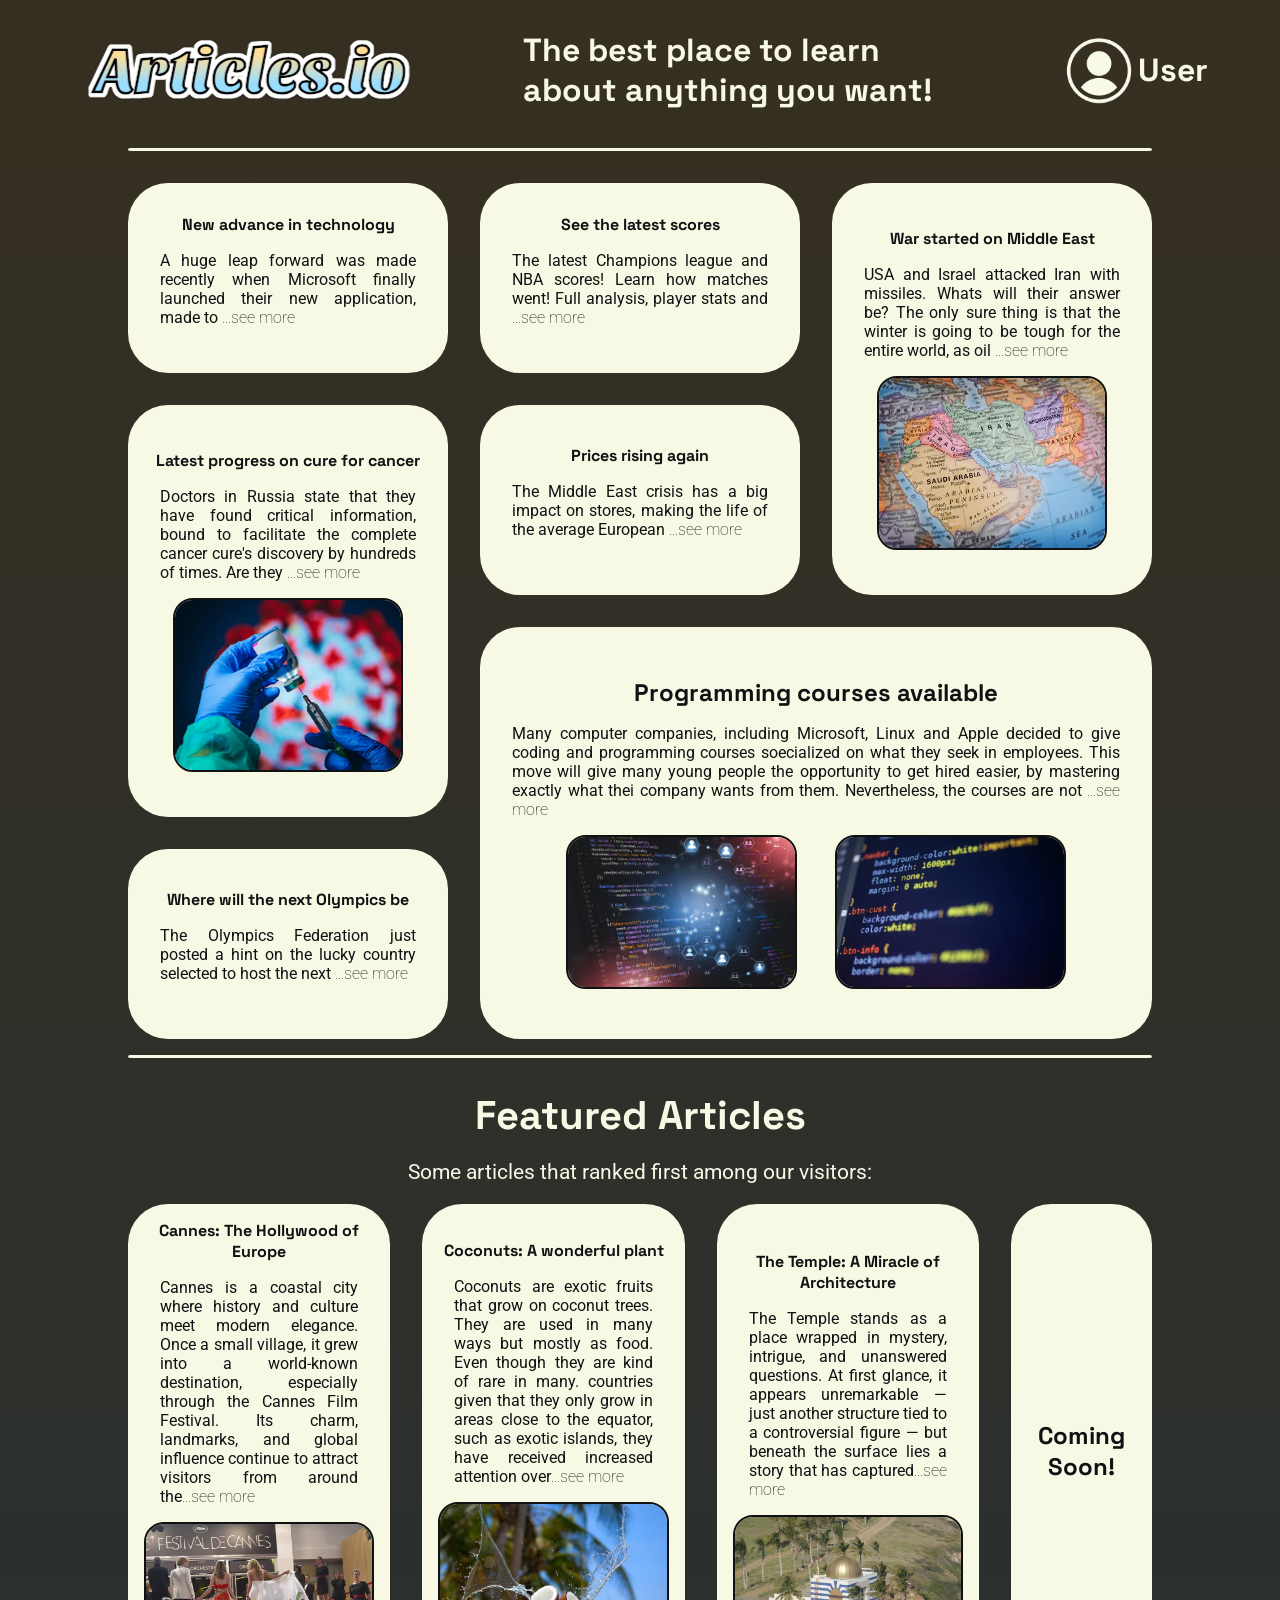
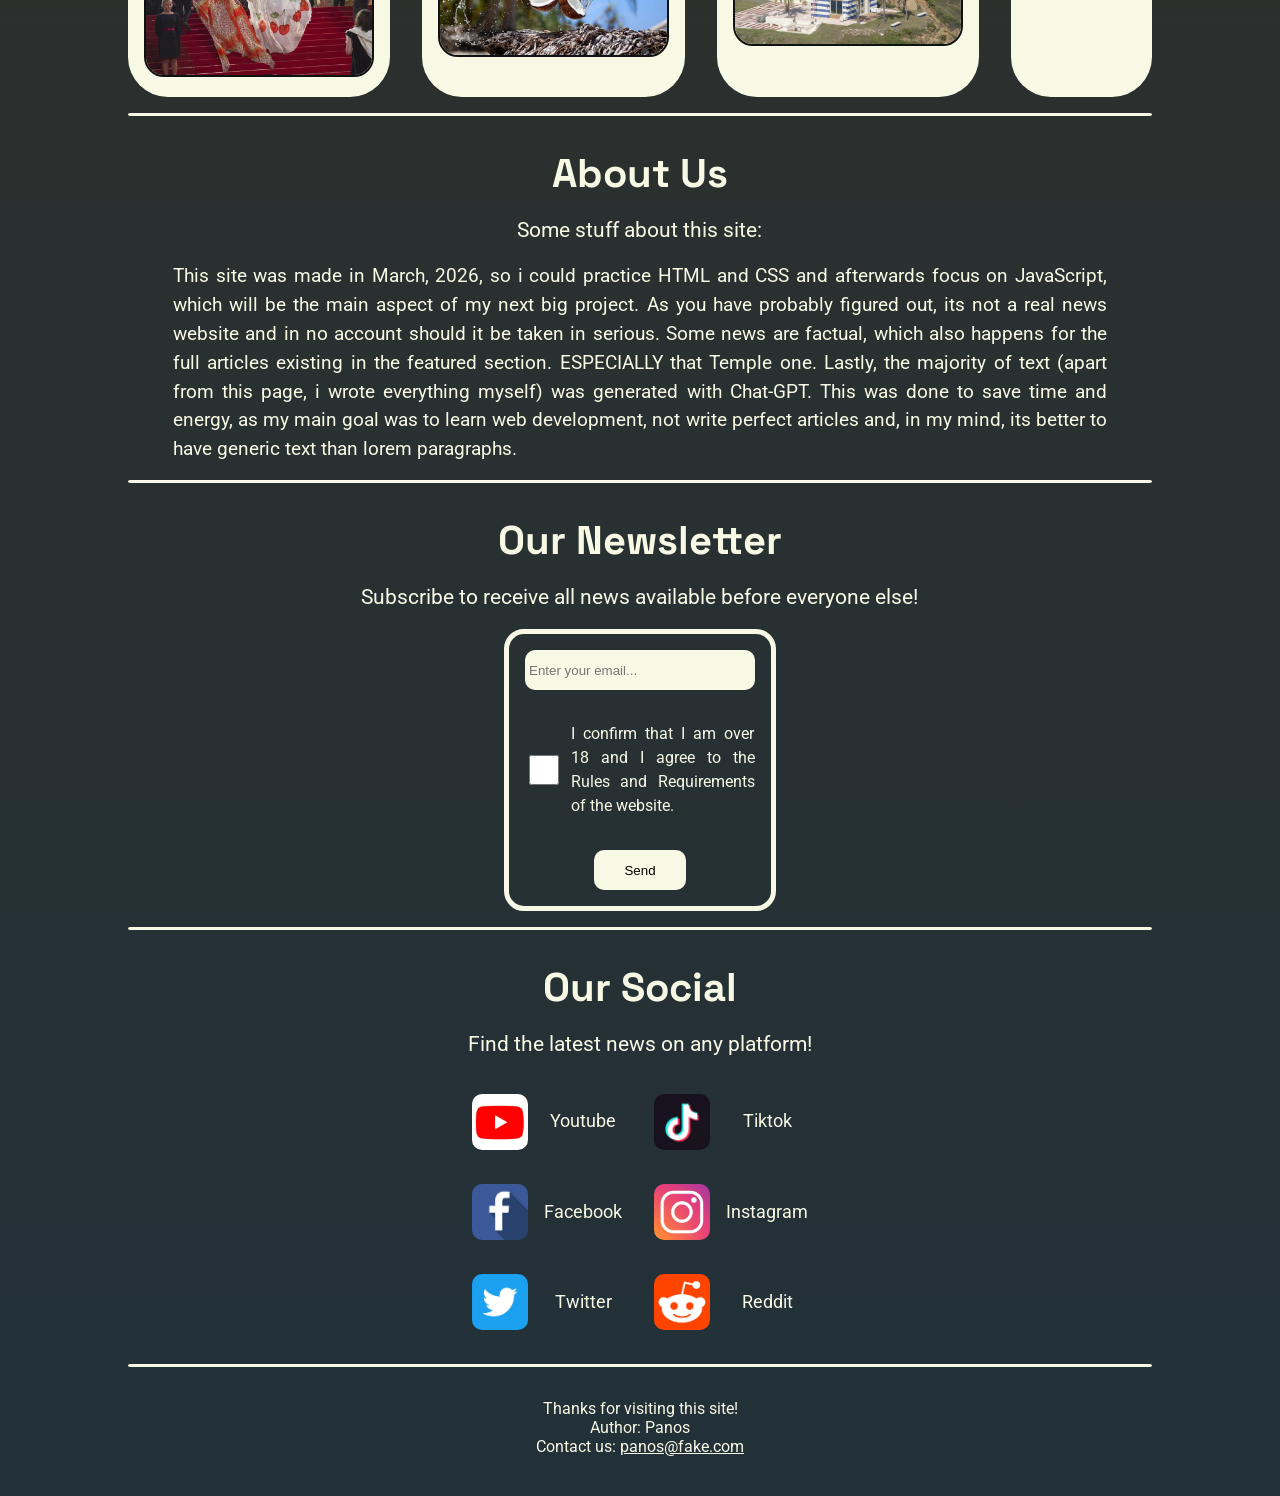
<file: index.html>
<!DOCTYPE html>
<html lang="en">
    <head>
        <!--Basics-->
        <title>Articles.io</title>
        <link rel="stylesheet" href="style.css">
        <!--Metadata-->
            <meta charset="UTF-8">
            <meta name="viewport" content="width=device-width, initial-scale=1.0">
            <meta http-equiv="X-UA-Compatible" content="IE=edge">
        <!--Icons-->
            <link rel="icon" href="icons/favicon.ico" sizes="any">
            <link rel="icon" href="icons/favicon-16x16.png" sizes="16x16">
            <link rel="icon" href="icons/favicon-32x32.png" sizes="32x32">
            <link rel="apple-touch-icon" href="icons/apple-touch-icon.png">
            <link rel="manifest" href="icons/site.webmanifest">
   </head>
   <body>
        <header>
            <img src="homepage-media/logo.png" alt="Articles.io Logo" class="logo">
            <div class="head-text">The best place to learn about anything you want!</div>
            <button class="user-profile"><img src="homepage-media/user-img.png" alt="User Image" class="user-img"><span class="user-name">User</span></button>
        </header>
        <hr>
        <main>
            <!--The first thing the visitor sees, displaying the most important news-->
            <section class="first-view">
                <div class="content-box-small one">
                    <div class="content-title">New advance in technology</div>
                    <div class="content">
                        A huge leap forward was made recently when Microsoft finally launched their new application, made to
                    </div>
                </div>
                <div class="content-box-small two">
                    <div class="content-title">See the latest scores</div>
                    <div class="content">
                        The latest Champions league and NBA scores! Learn how matches went! Full analysis, player stats and
                    </div>
                </div>
                <div class="content-box-small three">
                    <div class="content-title">Prices rising again</div>
                    <div class="content">
                        The Middle East crisis has a big impact on stores, making the life of the average European
                    </div>
                </div>
                <div class="content-box-small four">
                    <div class="content-title">Where will the next Olympics be</div>
                    <div class="content">
                        The Olympics Federation just posted a hint on the lucky country selected to host the next
                    </div>
                </div>
                <div class="content-box-mid one">
                    <div class="content-title">War started on Middle East</div>
                    <div class="content">
                        USA and Israel attacked Iran with missiles. Whats will their answer be? The only sure thing is that the winter is going to be tough for the entire world, as oil
                    </div>
                    <img class="content-img" src="homepage-media/map.webp" alt="A map of Middle East">
                </div>
                <div class="content-box-mid two">
                    <div class="content-title">Latest progress on cure for cancer
                    </div>
                    <div class="content">
                        Doctors in Russia state that they have found critical information, bound to facilitate the complete cancer cure's discovery by hundreds of times. Are they
                    </div>
                    <img class="content-img" src="homepage-media/cure.webp" alt="A scientist researching a cure.">
                </div>
                <div class="content-box-big">
                    <div class="main-content-title">Programming courses available</div>
                    <div class="content">
                        Many computer companies, including Microsoft, Linux and Apple decided to give coding and programming courses soecialized on what they seek in employees. This move will give many young people the opportunity to get hired easier, by mastering exactly what thei company wants from them. Nevertheless, the courses are not
                    </div>
                    <div class="img-group">
                        <img class="content-img" src="homepage-media/js.webp" alt="A screen with a JavaScript script.">
                        <img class="content-img extra" src="homepage-media/css.webp" alt="A screen with a CSS script.">
                    </div>
                </div>
            </section>
            <hr>
            <!--The best articles of the page, basically the only ones that have their own page-->
            <section id="featured">
                <h2>Featured Articles</h2>
                <p class="subtitle">Some articles that ranked first among our visitors:</p>
                <ol class="featured">
                    <li class="content-box-small"><a class="button" href="pages/cannes/">
                        <div class="content-title">Cannes: The Hollywood of Europe</div>
                        <div class="content">Cannes is a coastal city where history and culture meet modern elegance. Once a small village, it grew into a world-known destination, especially<span class="extra">  through the Cannes Film Festival. Its charm, landmarks, and global influence continue to attract visitors from around the</span></div>
                        <img class="content-img" src="homepage-media/cannes.webp" alt="The flag of Cannes">
                    </a></li>
                    <li class="content-box-small"><a class="button" href="pages/coconuts/">
                        <div class="content-title">Coconuts: A wonderful plant</div>    
                        <div class="content">Coconuts are exotic fruits that grow on coconut trees. They are used in many ways but mostly as food. Even though they are kind of rare in many.<span class="extra"> countries given that they only grow in areas close to the equator, such as exotic islands, they have received increased attention over</span></div>
                        <img class="content-img" src="homepage-media/coconuts.webp" alt="A picture of 2 Coconuts">
                    </a></li>
                    <li class="content-box-small"><a class="button" href="pages/temple/">
                        <div class="content-title">The Temple: A Miracle of Architecture</div>    
                        <div class="content">The Temple stands as a place wrapped in mystery, intrigue, and unanswered questions. At first glance, it appears unremarkable — just another<span class="extra"> structure tied to a controversial figure — but beneath the surface lies a story that has captured</span></div>
                        <img class="content-img" src="homepage-media/temple.webp" alt="A picture of the Epstein Temple on Little Saint James Island">
                    </a></li>
                    <li class="content-box-small extra">
                        <div class="main-content-title">Coming Soon!</div>
                    </li>
                </ol>
                <p class="subtitle mobile-only">More Coming Soon!</p>
            </section>
            <hr>
            <!--A section about the sites history, goals etc-->
            <section id="about">
                <h2>About Us</h2>
                <p class="subtitle">Some stuff about this site:</p>
                <p class="paragraph">This site was made in March, 2026, so i could practice HTML and CSS and afterwards focus on JavaScript, which will be the main aspect of my next big project. As you have probably figured out, its not a real news website and in no account should it be taken in serious. Some news are factual, which also happens for the full articles existing in the featured section. ESPECIALLY that Temple one. Lastly, the majority of text (apart from this page, i wrote everything myself) was generated with Chat-GPT. This was done to save time and energy, as my main goal was to learn web development, not write perfect articles and, in my mind, its better to have generic text than lorem paragraphs. </p>
            </section>
            <hr>
            <!--A newsletter form-->
            <section id="newsletter">
                <h2>Our Newsletter</h2>
                <p class="subtitle">Subscribe to receive all news available before everyone else!</p>
                <form action="" method="post" name="newsletter-form">
                    <input class="email" type="email" name="email" placeholder="Enter your email..." required>      
                    <div class="confirmation-field">
                        <input class="checkbox" type="checkbox" name="confirmation" required>
                        <p>I confirm that I am over 18 and I agree to the Rules and Requirements of the website.</p>
                    </div>
                    <input class="submit" type="submit" value="Send">
                </form>
            </section>
            <hr>
            <!--Links to all of the site's social media-->
            <section id="social">
                <h2>Our Social</h2>
                <p class="subtitle">Find the latest news on any platform!</p>
                <div class="horizontal">
                    <div>
                        <a href="https://www.youtube.com" class="social-button">
                            <img src="homepage-media/youtube.png" alt="Youtube Logo">
                            <p class="social-button-name">Youtube</p>
                        </a>
                        <a href="https://www.facebook.com" class="social-button">
                            <img src="homepage-media/facebook.png" alt="Facebook Logo">
                            <p class="social-button-name">Facebook</p>
                        </a>
                        <a href="https://www.twitter.com" class="social-button">
                            <img src="homepage-media/twitter.png" alt="Twitter Logo">
                            <p class="social-button-name">Twitter</p>
                        </a>
                    </div>
                    <div>
                        <a href="https://www.tiktok.com" class="social-button">
                            <img src="homepage-media/tiktok.png" alt="Tiktok Logo">
                            <p class="social-button-name">Tiktok</p>
                        </a>
                        <a href="https://www.instagram.com" class="social-button">
                            <img src="homepage-media/instagram.png" alt="Instagram Logo">
                            <p class="social-button-name">Instagram</p>
                        </a>
                        <a href="https://www.reddit.com" class="social-button">
                            <img src="homepage-media/reddit.png" alt="Reddit Logo">
                            <p class="social-button-name">Reddit</p>
                        </a>
                    </div>
                </div>  
            </section>
        </main>
        <hr>
        <footer>
            Thanks for visiting this site!<br>
            Author: Panos<br>
            Contact us: <a href="mailto:panos@fake.com">panos@fake.com</a>
        </footer>
   </body>
</html>
</file>
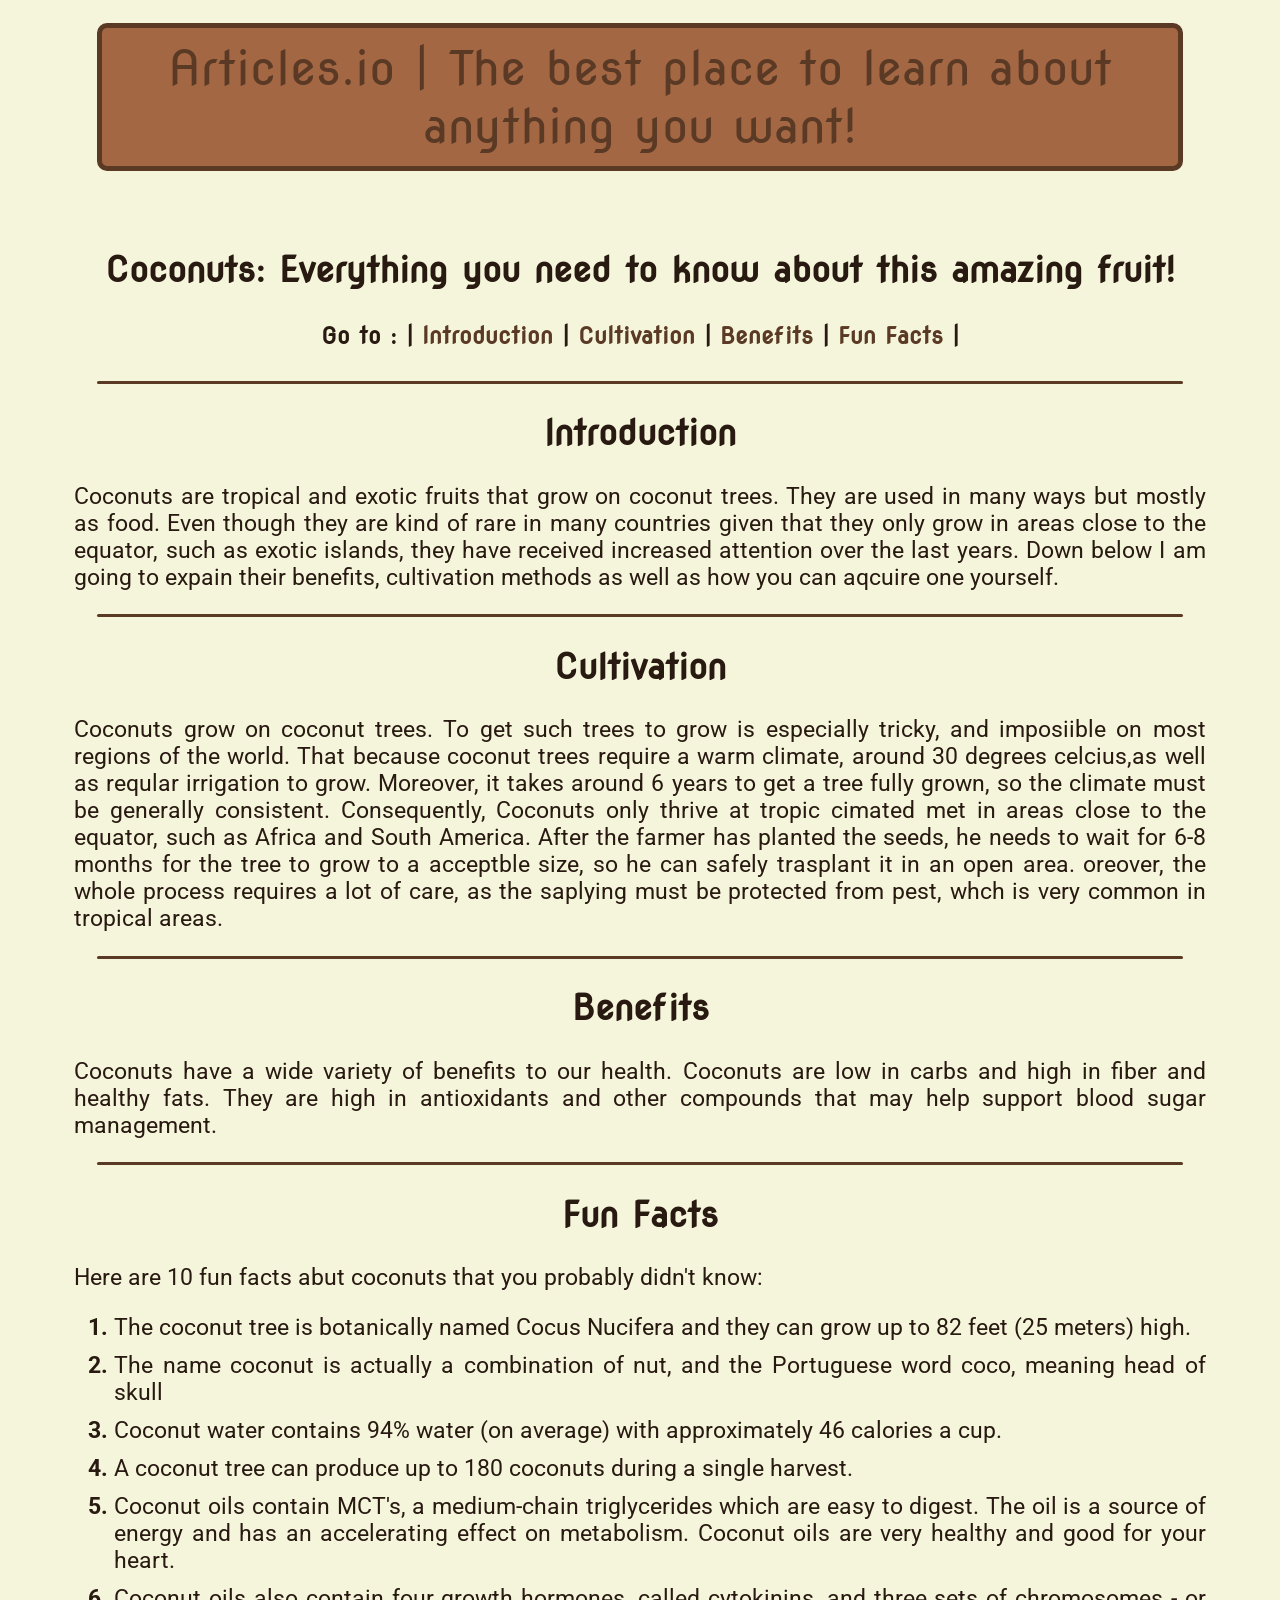
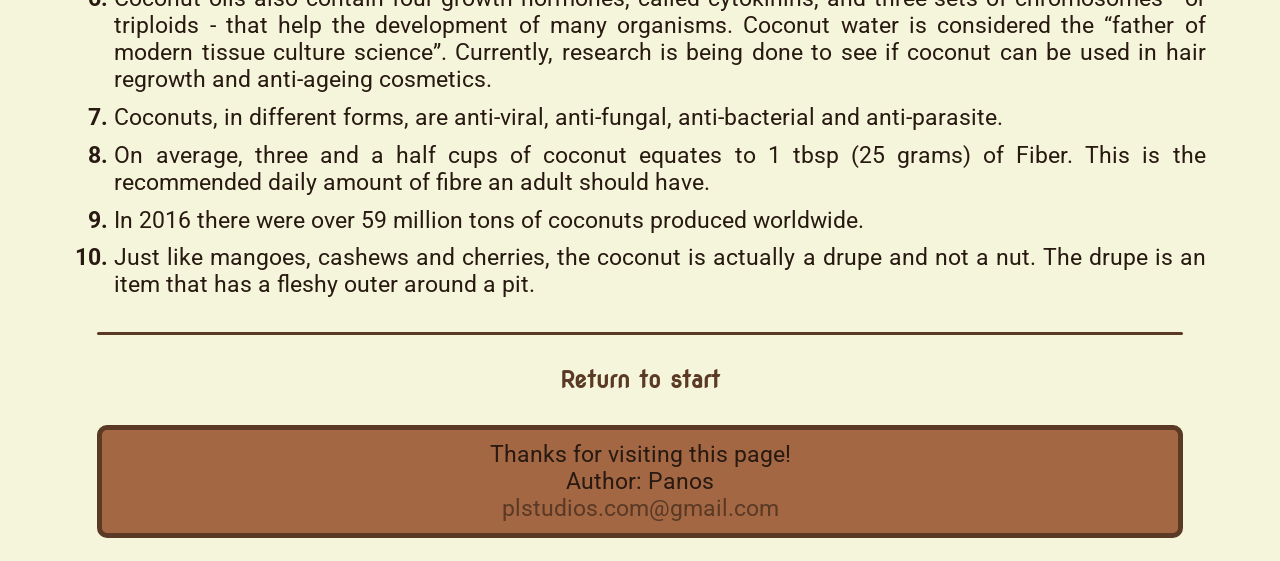
<file: pages/coconuts/index.html>
<!DOCTYPE html>
<html lang="en">
<head>
    <meta charset="UTF-8">
    <meta name="viewport" content="width=device-width, initial-scale=1.0">
    <meta http-equiv="X-UA-Compatible" content="IE=edge">
    <title>Article: Coconuts</title>
    <!--Icons-->
    <link rel="icon" href="../../icons/favicon.ico" sizes="any">
    <link rel="icon" href="../../icons/favicon-16x16.png" sizes="16x16">
    <link rel="icon" href="../../icons/favicon-32x32.png" sizes="32x32">
    <link rel="apple-touch-icon" href="../../icons/apple-touch-icon.png">
    <link rel="manifest" href="../../icons/site.webmanifest">
    <!--Style-->
    <link rel="stylesheet" href="style.css">
</head>
<body>
    <header id="start">
        <span class="page-title"><a href="../../">Articles.io</a> | The best place to learn about anything you want!</span>
    </header>
    <br>
    <main>
        <section>
            <h1>Coconuts: Everything you need to know about this amazing fruit!</h1>
        </section>
        <section>
        <h4 style="text-align: center;">Go to : | <a href="#intro">Introduction</a> | <a href="#cultiv">Cultivation</a> | <a href="#benefits">Benefits</a> | <a href="#facts">Fun Facts</a> |</h4>
        </section>
        <hr>
        <section id="intro">
            <h2>Introduction</h2>
            <p>Coconuts are tropical and exotic fruits that grow on coconut trees. They are used in many ways but mostly as food. Even though they are kind of rare in many countries given that they only grow in areas close to the equator, such as exotic islands, they have received increased attention over the last years. Down below I am going to expain their benefits, cultivation methods as well as how you can aqcuire one yourself.</p>
        </section>
        <hr>
        <section id="cultiv">
            <h2>Cultivation</h2>
            <p>Coconuts grow on coconut trees. To get such trees to grow is especially tricky, and imposiible on most regions of the world. That because coconut trees require a warm climate, around 30 degrees celcius,as well as reqular irrigation to grow. Moreover, it takes around 6 years to get a tree fully grown, so the climate must be generally consistent. Consequently, Coconuts only thrive at tropic cimated met in areas close to the equator, such as Africa and South America. After the farmer has planted the seeds, he needs to wait for 6-8 months for the tree to grow to a acceptble size, so he can safely trasplant it in an open area. oreover, the whole process requires a lot of care, as the saplying must be protected from pest, whch is very common in tropical areas.</p>
        </section>
        <hr>
        <section id="benefits">
            <h2>Benefits</h2> 
            <p>Coconuts have a wide variety of benefits to our health. Coconuts are low in carbs and high in fiber and healthy fats. They are high in antioxidants and other compounds that may help support blood sugar management.</p>
        </section>
        <hr>
        <section id="facts">
            <h2>Fun Facts</h2>
            <p>Here are 10 fun facts abut coconuts that you probably didn't know:</p>
            <ol>
                <li>
                    The coconut tree is botanically named Cocus Nucifera and they can grow up to 82 feet (25 meters) high.
                </li>
                <li>The name coconut is actually a combination of nut, and the Portuguese word coco, meaning head of skull</li>
                <li>Coconut water contains 94% water (on average) with approximately 46 calories a cup.</li>
                <li>A coconut tree can produce up to 180 coconuts during a single harvest.</li>
                <li>Coconut oils contain MCT's, a medium-chain triglycerides which are easy to digest. The oil is a source of energy and has an accelerating effect on metabolism. Coconut oils are very healthy and good for your heart.</li>
                <li>Coconut oils also contain four growth hormones, called cytokinins, and three sets of chromosomes - or triploids - that help the development of many organisms.  Coconut water is considered the “father of modern tissue culture science”. Currently, research is being done to see if coconut can be used in hair regrowth and anti-ageing cosmetics.</li>
                <li>Coconuts, in different forms, are anti-viral, anti-fungal, anti-bacterial and anti-parasite.</li>
                <li>On average, three and a half cups of coconut equates to 1 tbsp (25 grams) of Fiber. This is the recommended daily amount of fibre an adult should have.</li>
                <li>In 2016 there were over 59 million tons of coconuts produced worldwide.</li>
                <li>Just like mangoes, cashews and cherries, the coconut is actually a drupe and not a nut. The drupe is an item that has a fleshy outer around a pit.</li>
            </ol>
        </section>
        <hr>
        <section>
            <h4><a href="#start">Return to start</a></h4>
        </section>
    </main>
    <footer>
        Thanks for visiting this page!<br>Author: Panos<br><a href="mailto:plstudios.com@gmail.com">plstudios.com@gmail.com</a>
    </footer>
</body>
</html>
</file>
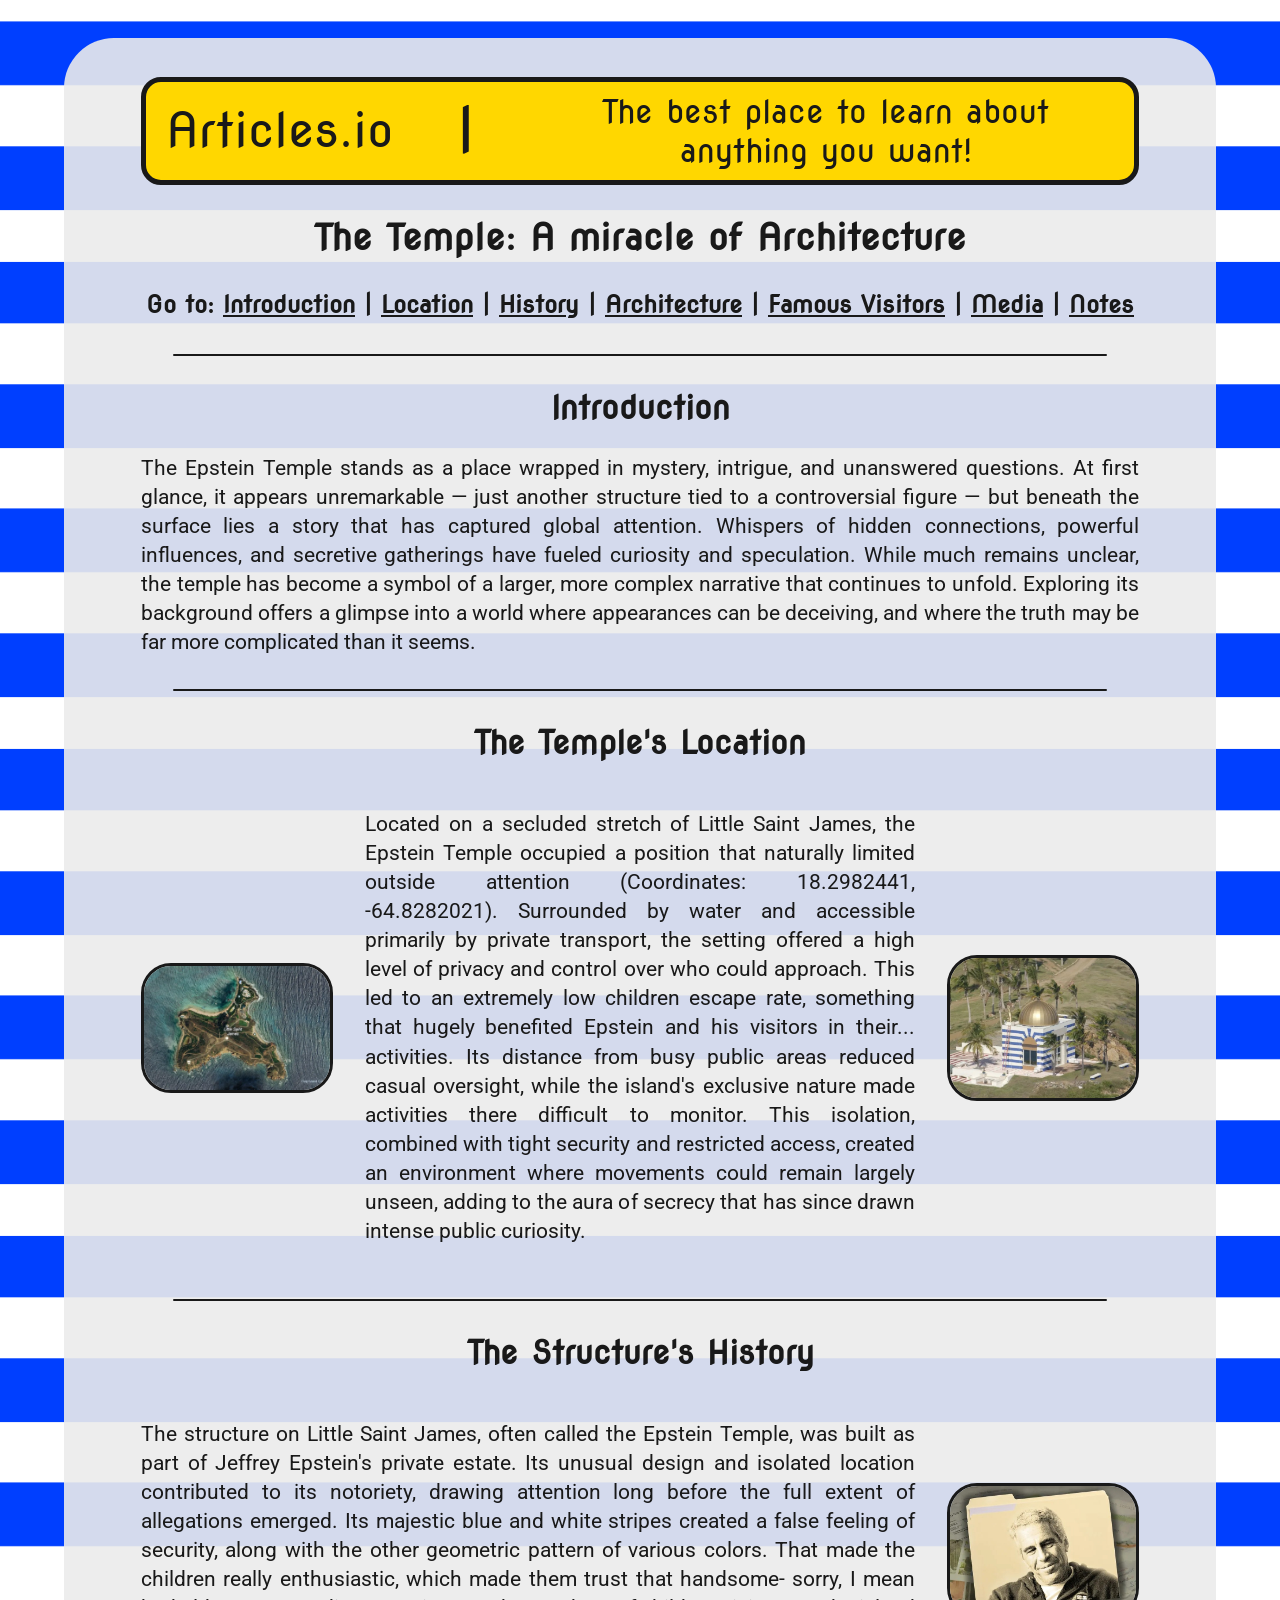
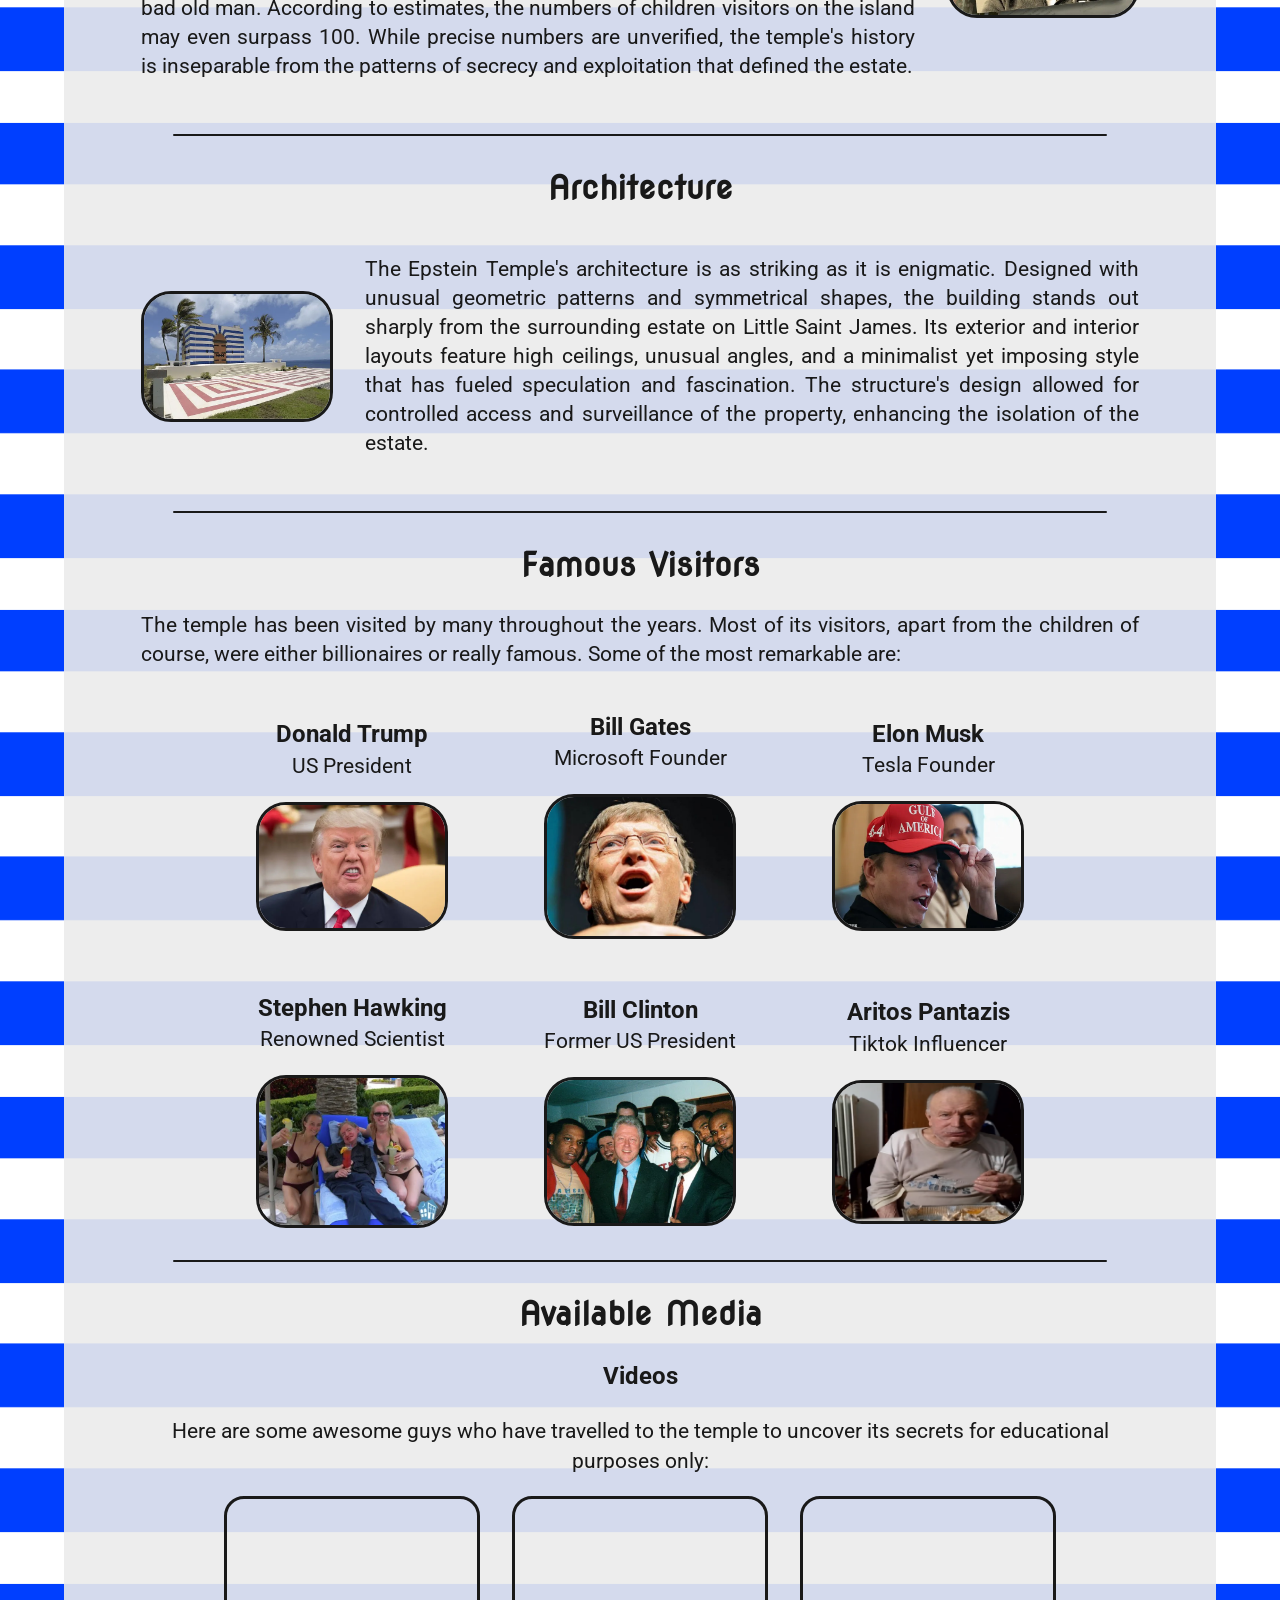
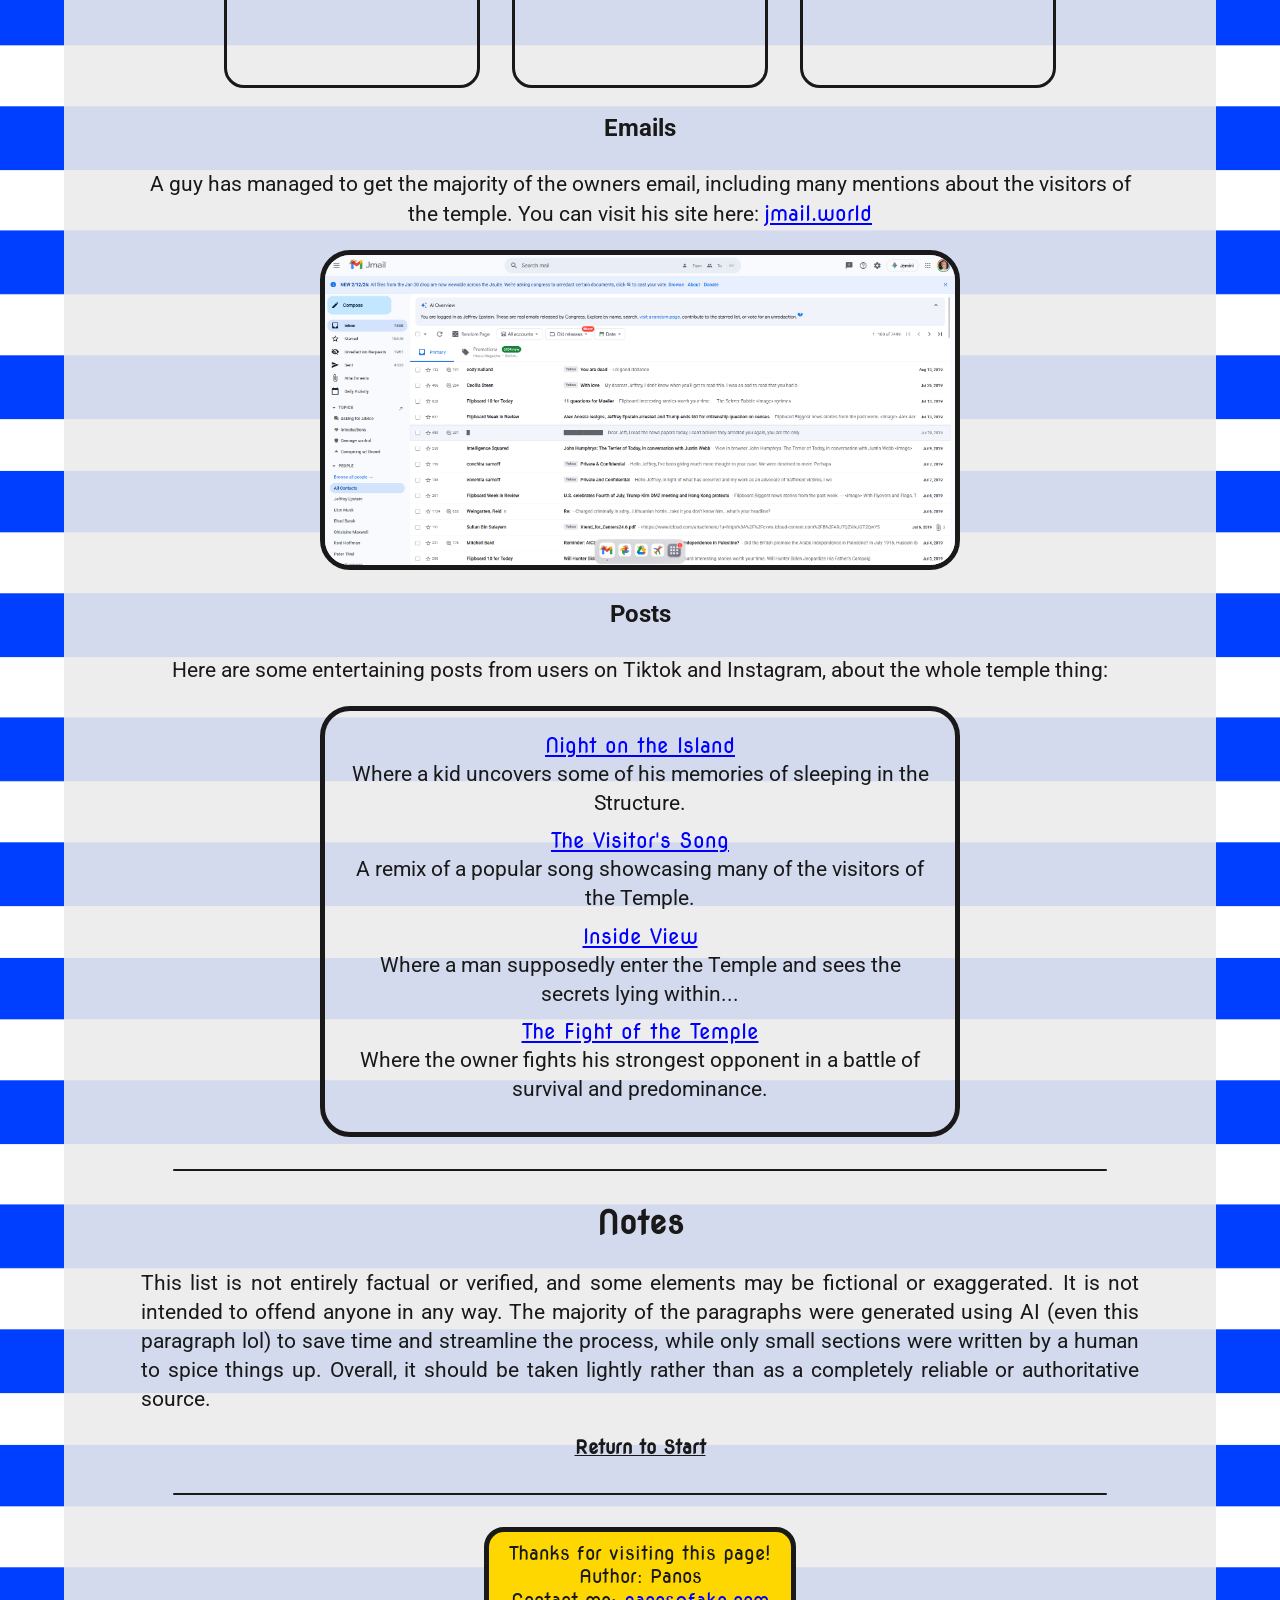
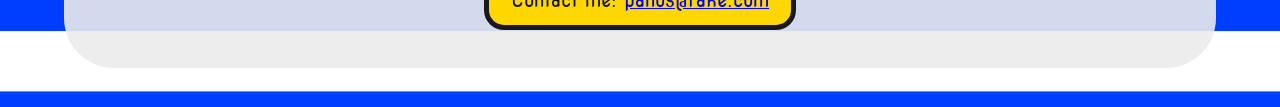
<file: pages/temple/index.html>
<!DOCTYPE html>
<html lang="en" id="start">
<head>
    <!--Basics-->
    <title>Article: The Temple</title>
    <link rel="stylesheet" href="style.css">
    <!--Metadata-->
    <meta charset="UTF-8">
    <meta name="viewport" content="width=device-width, initial-scale=1.0">
    <meta http-equiv="X-UA-Compatible" content="IE=edge">
    <!--Icons-->
    <link rel="icon" href="../../icons/favicon.ico" sizes="any">
    <link rel="icon" href="../../icons/favicon-16x16.png" sizes="16x16">
    <link rel="icon" href="../../icons/favicon-32x32.png" sizes="32x32">
    <link rel="apple-touch-icon" href="../../icons/apple-touch-icon.png">
    <link rel="manifest" href="../../icons/site.webmanifest">
</head>
<body>
    <header>
        <a href="../../" class="head-title">Articles.io</a>
        <div class="separator">|</div>
        <div class="head-text">The best place to learn about anything you want!</div>
    </header>
    <main>
        <section id="redirect">
            <h1>The Temple: A miracle of Architecture</h1>
            Go to: <a class="nolink" href="#intro">Introduction</a> | <a class="nolink" href="#location">Location</a> | <a class="nolink" href="#history">History</a> | <a class="nolink" href="#architecture">Architecture</a> | <a class="nolink" href="#visitors">Famous Visitors</a> | <a class="nolink" href="#media">Media</a> | <a class="nolink" href="#notes">Notes</a>
        </section>
        <hr>
        <section id="intro">
            <h2>Introduction</h2>
            <p>The Epstein Temple stands as a place wrapped in mystery, intrigue, and unanswered questions. At first glance, it appears unremarkable — just another structure tied to a controversial figure — but beneath the surface lies a story that has captured global attention. Whispers of hidden connections, powerful influences, and secretive gatherings have fueled curiosity and speculation. While much remains unclear, the temple has become a symbol of a larger, more complex narrative that continues to unfold. Exploring its background offers a glimpse into a world where appearances can be deceiving, and where the truth may be far more complicated than it seems.</p>
        </section>
        <hr>
        <section id="location">
            <h2>The Temple's Location</h2>
            <div class="horizontal">
                 <img src="images/map.webp" alt="An image of Little Saint James Island from above">
                <p>Located on a secluded stretch of Little Saint James, the Epstein Temple occupied a position that naturally limited outside attention (Coordinates: 18.2982441, -64.8282021). Surrounded by water and accessible primarily by private transport, the setting offered a high level of privacy and control over who could approach. This led to an extremely low children escape rate, something that hugely benefited Epstein and his visitors in their... activities. Its distance from busy public areas reduced casual oversight, while the island's exclusive nature made activities there difficult to monitor. This isolation, combined with tight security and restricted access, created an environment where movements could remain largely unseen, adding to the aura of secrecy that has since drawn intense public curiosity.</p>
                <img src="images/temple.jpg" alt=" An image of the Epstein temple">
            </div>
        </section>
        <hr>
        <section id="history">
            <h2>The Structure's History</h2>
            <div class="horizontal">
                <p>The structure on Little Saint James, often called the Epstein Temple, was built as part of Jeffrey Epstein's private estate. Its unusual design and isolated location contributed to its notoriety, drawing attention long before the full extent of allegations emerged. Its majestic blue and white stripes created a false feeling of security, along with the other geometric pattern of various colors. That made the children really enthusiastic, which made them trust that handsome- sorry, I mean bad old man. According to estimates, the numbers of children visitors on the island may even surpass 100. While precise numbers are unverified, the temple's history is inseparable from the patterns of secrecy and exploitation that defined the estate.</p>
                <img src="images/epstein.jpg" alt="An image of Jeffrey Epstein.">
            </div>
        </section>
        <hr>
        <section id="architecture">
            <h2>Architecture</h2>
            <div class="horizontal">
                <img src="images/architecture.webp" alt="A really close image of the temple, featuring its geometric patterns.">
                <p>The Epstein Temple's architecture is as striking as it is enigmatic. Designed with unusual geometric patterns and symmetrical shapes, the building stands out sharply from the surrounding estate on Little Saint James. Its exterior and interior layouts feature high ceilings, unusual angles, and a minimalist yet imposing style that has fueled speculation and fascination. The structure's design allowed for controlled access and surveillance of the property, enhancing the isolation of the estate.</p>
            </div>
        </section>
        <hr>
        <section id="visitors">
            <h2>Famous Visitors</h2>
            <p>The temple has been visited by many throughout the years. Most of its visitors, apart from the children of course, were either billionaires or really famous. Some of the most remarkable are:</p>
            <ol class="visitor-list">
                <li>
                    <p><span class="subtitle">Donald Trump</span> US President</p>
                    <img src="images/trump.webp" alt="A picture of Donald Trump">
                </li>
                <li>
                    <p><span class="subtitle">Bill Gates</span> Microsoft Founder</p>
                    <img src="images/bill-gates.jpg" alt="A picture of Bill Gates">
                </li>
                <li>
                    <p><span class="subtitle">Elon Musk</span> Tesla Founder</p>
                    <img src="images/elon.webp" alt="A picture of Elon Musk">
                </li>
                <li>
                    <p><span class="subtitle">Stephen Hawking</span> Renowned Scientist</p>
                    <img src="images/hawking.webp" alt="A picture of Stephen Hawking">
                </li>
                <li>
                    <p><span class="subtitle">Bill Clinton</span> Former US President</p>
                    <img src="images/bill-clinton.webp" alt="A picture of Bill Clinton">
                </li>
                <li>
                    <p><span class="subtitle">Aritos Pantazis</span> Tiktok Influencer</p>
                    <img src="images/aritos.png" alt="A picture of Aritos eating.">
                </li>
            </ol>
        </section>
        <hr>
        <section id="media">
            <h2>Available Media</h2>
            <section id="videos">
                <p class="subtitle">Videos</p>
                <p>Here are some awesome guys who have travelled to the temple to uncover its secrets for educational purposes only:</p>
                <div class="horizontal">
                    <iframe src="https://www.youtube.com/embed/t64D1o2vV9M" title="I Snuck onto Jeffrey Epstein's Island…" frameborder="0" allow="accelerometer; autoplay; clipboard-write; encrypted-media; gyroscope; picture-in-picture; web-share" referrerpolicy="strict-origin-when-cross-origin" allowfullscreen></iframe>
                    <iframe src="https://www.youtube.com/embed/COjRbZg-eKc" title="I Snuck Onto Jeffrey Epstein's Island" frameborder="0" allow="accelerometer; autoplay; clipboard-write; encrypted-media; gyroscope; picture-in-picture; web-share" referrerpolicy="strict-origin-when-cross-origin" allowfullscreen></iframe>
                    <iframe src="https://www.youtube.com/embed/EQbHu1M2Kdg" title="I Snuck on Jeffery Epstein's Island to Confront Them.." frameborder="0" allow="accelerometer; autoplay; clipboard-write; encrypted-media; gyroscope; picture-in-picture; web-share" referrerpolicy="strict-origin-when-cross-origin" allowfullscreen></iframe>
                </div>
            </section>
            <section id="email">
                <p class="subtitle">Emails</p>
                <p>A guy has managed to get the majority of the owners email, including many mentions about the visitors of the temple. You can visit his site here: <a href="https://jmail.world/">jmail.world</a></p>
                <img class="fullwidth" src="images/jmail.png" alt="">
            </section>
            <section id="posts">
                <p class="subtitle">Posts</p>
                <p>Here are some entertaining posts from users on Tiktok and Instagram, about the whole temple thing:</p>
                <ul>
                    <li><a href="https://www.instagram.com/p/DUct2GnjrMS/igsh=MzRlODBiNWFlZA==">Night on the Island</a> Where a kid uncovers some of his memories of sleeping in the Structure.</li>
                    <li><a href="https://www.instagram.com/reel/DU5V1hpj_-z/igsh=MzRlODBiNWFlZA==">The Visitor's Song</a> A remix of a popular song showcasing many of the visitors of the Temple.</li>
                    <li><a href="https://www.tiktok.com/@zacseg/video/7574662751390305550">Inside View</a> Where a man supposedly enter the Temple and sees the secrets lying within...</li>
                    <li><a href="https://www.tiktok.com/@codeyaskew/video/7601858552042638595">The Fight of the Temple</a> Where the owner fights his strongest opponent in a battle of survival and predominance.</li>
                </ul>
            </section>
        </section>
        <hr>
        <section id="notes">
            <h2>Notes</h2>
            <p>This list is not entirely factual or verified, and some elements may be fictional or exaggerated. It is not intended to offend anyone in any way. The majority of the paragraphs were generated using AI (even this paragraph lol) to save time and streamline the process, while only small sections were written by a human to spice things up. Overall, it should be taken lightly rather than as a completely reliable or authoritative source.</p>
            <h3><a class="nolink" href="#start">Return to Start</a></h3>
        </section>
    </main>
    <hr>
    <footer>
        <div>Thanks for visiting this page!</div>
        <div>Author: Panos</div>
        <div>Contact me: <a href="mailto:panos@fake.com">panos@fake.com</a></div>
    </footer>
</body>
</html>
</file>
<file: style.css>
/*========== Fonts ==========*/
@font-face {
    font-family: Roboto;
    src: url(fonts/Roboto.ttf);
}

@font-face {
    font-family: "Space Grotesk";
    src: url(fonts/Space-Grotesk.ttf);
}

/*========== Universal Style ==========*/
:root {
    --bright-main-color: #f7f9e5;
    --dark-main-color: #0f1212;
    --page-side-margin: 3rem;
    --page-top-margin: 2rem;
}

*, *::before, *::after {
    box-sizing: border-box;
}

html {
    scroll-behavior: smooth;
    min-height: 860px;
}

body {
    display: flex;
    flex-direction: column;
    min-height: 100vh;
    background-color: rgb(37, 37, 37);
    background: linear-gradient(rgb(54, 47, 33), rgb(34, 49, 57));
    padding: var(--page-top-margin) var(--page-side-margin);
    align-items: center;
    justify-content: center;
    font-family: Roboto, sans-serif;
}

.horizontal {
    display: flex;
    flex-direction: row;
    justify-content: center;
    align-items: center;
}

/*========== Text ==========*/
h2 {
    color: var(--bright-main-color);
    font-size: 2.5rem;
    margin: 0;
    text-align: center;
}

h2, .content-title, .main-content-title {
    font-family: "Space Grotesk", Roboto, sans-serif;
}

.subtitle {
    text-align: center;
    hyphens: none;
    color: var(--bright-main-color);
    font-size: 1.3rem;
}

p {
    text-align: justify;
    hyphens: auto;
    margin: 1rem auto;
    max-width: 80%;
    color: var(--bright-main-color);
    font-size: 1rem;
    line-height: 1.5;
}

.paragraph {
    font-size: 1.2rem;
}

/*========== Normal Links ==========*/
a {
    color: var(--bright-main-color);
    text-decoration: underline;
}

a:hover {
    text-decoration: underline wavy;
}

/*========== Buttons ==========*/
.user-profile, .social-button {
    background: none;
    border: none;
    border-radius: 15px;
    display: flex;
    justify-content: space-evenly;
    align-items: center;
    padding: 1rem;
    transition: background-color 0.05s;
    flex-grow: 1;
    text-decoration: none;
}

.user-profile:hover, .social-button:hover {
    background-color: rgba(81, 81, 81, 0.5);
    text-decoration: none;
}

a.button, a.button:visited {
    color: var(--dark-main-color);
    text-decoration: none;
}

.social-button {
    justify-content: flex-start;
    gap: 1rem;
    text-align: left;
    text-decoration: none;
}

.social-button > img {
    width: 3.5rem;
    border-radius: 10px;
}

p.social-button-name {
    color: var(--bright-main-color);
    font-size: 1.1rem;
}

/*========== Content boxes ==========*/
.content-box-small, .content-box-mid, .content-box-big {
    display: flex;
    flex-direction: column;
    justify-content: center;
    align-items: center;
    text-align: center;
    background-color: var(--bright-main-color);
    border-radius: 40px;
    color: var(--dark-main-color);
    padding: 1rem;
    margin: 0 auto;
    filter: brightness(100%);
    transform: scale(1);
    transition: filter 0.2s; 
    transition: transform 0.2s ease;
}

.content-box-small:hover, .content-box-mid:hover, .content-box-big:hover, .submit:hover {
    transform: scale(1.02);
    filter: brightness(90%);
}

.content-title {
    font-size: 1rem;
    font-weight: bold
}

.main-content-title {
    font-size: 1.5rem;
    font-weight: bold;
}

.content {
    margin: 1rem;
    font-size: 1rem;
    text-align: justify;
    hyphens: auto;
}

.content::after, .main-content::after {
    content: "...see more";
    font-weight: lighter;
}

.content-img {
    width: 18vw;
    min-width: 8rem;
    border: solid 2px var(--dark-main-color);
    border-radius: 20px;
    
}

.img-group {
    display: flex;
    gap: 3vw;
    align-items: center;
}

/*========== Header ==========*/
header {
    display: flex;
    justify-content: space-evenly;
    align-items: center;
    margin-left: calc(-1 * var(--page-side-margin));
    margin-right: calc(-1 * var(--page-side-margin));
    margin-top: calc(-1 * var(--page-top-margin));
    width: 100%;
    gap: 1rem;
}

.logo {
    padding: 2rem;
    flex-grow: 1;
}

.user-img {
    width: 5rem;
}

.user-name, .head-text {
    font-family: "Space Grotesk", Roboto, sans-serif;
    font-weight: bold;
    color: var(--bright-main-color);
    font-size: 2rem;
}

.head-text {
    padding: 1rem 4rem;
}

/*========== Footer ==========*/
footer {
    color: var(--bright-main-color);
    text-align: center;
}

/*========== First Page ==========*/
.first-view {
    margin: 0 auto;
    width: 80vw;
    display: grid;
    grid-template-rows: repeat(4, minmax(190px, 1fr));
    grid-template-columns: repeat(3, minmax(200px, 1fr));
    gap: 2rem;
}

.content-box-small.one {
    grid-column: 1 / 2 ;
    grid-row: 1 / 2;
}

.content-box-small.two {
    grid-column: 2 / 3;
    grid-row: 1 / 2 ;
}

.content-box-small.three {
    grid-column: 2 / 3;
    grid-row: 2 / 3;
}

.content-box-small.four {
    grid-column: 1 / 2;
    grid-row: 4 / 5;
}

.content-box-mid.one {
    grid-column: 3 / 4 ;
    grid-row: 1 / 3;
}

.content-box-mid.two {
    grid-column: 1 / 2;
    grid-row: 2 / 4;
}

.content-box-mid > .content-img {
    max-width: 18rem;
}

.content-box-big {
    grid-column: 2 / 4;
    grid-row: 3 / 5;
}

/*========== Featured Page ==========*/
.featured {
    margin: 0 auto;
    padding: 0;
    width: 80vw;
    display: flex;
    justify-content: center;
    gap: 2rem;
}

.featured > .content-box-small {
    flex-basis: 20vw;
}

/*========== Separators ==========*/
hr {
    width: 80vw;
    height: 3px; 
    border: solid 1px var(--bright-main-color);
    border-radius: 100px;
    background-color: var(--bright-main-color);
    margin-top: 1rem;
    margin-bottom: 2rem;
}

/*========== Newsletter Page ==========*/
form {
    display: flex;
    flex-direction: column;
    margin: 0 auto;
    padding: 1rem;
    width: 20vw;
    min-width: 17rem;
    gap: 1rem;
    border: solid 5px var(--bright-main-color);
    border-radius: 20px;
}

input {
    display: block;
}

.submit {
    width: 40%;
    height: 40px;
    margin: 0 auto;
    background-color: var(--bright-main-color);
    border: none;
    border-radius: 10px;
    transform: scale(1);
    filter: brightness(100%);
    transition: transform 0.2s ease, filter 0.2s;
}

.confirmation-field {
    display: flex;
    gap: 0.5rem;
}

.checkbox {
    min-width: 30px;
}

.email {
    width: 100%;
    height: 40px;
    margin: 0 auto;
    background-color: var(--bright-main-color);
    border: none;
    border-radius: 10px;
    padding: 4px;
}

/*========== Smaller Screen Compatibility ==========*/
.mobile-only {
    display: none;
    }

@media (max-width: 1200px) {
    .head-text {
        display: none;
    }
     .logo {
        width: 50vw;
    }
    .user-img {
        width: 8vw;
    }
    .user-name {
        font-size: 4vw;
    }
}

@media (max-width: 830px) {
    .extra, .content-box-small:not(.featured > .content-box-small) {
        display: none;
    }
    .content-box-mid, .content-box-big, .featured {
        width: 75vw;
    }
    .content-box-small {
        flex-grow: 1;
    }
    .first-view {
        display: flex;
        flex-direction: column;
    }
    .content-box-mid > .content-title {
        font-size: 1.5rem;
    }
    .mobile-only {
        display: block;
    }
    body {
        padding: 1rem;
    }
}

@media (max-width: 720px) {
    header {
        flex-direction: column;
        gap: 0;
        margin: 0 auto;
    }
    .logo {
        margin: 0 auto;
        width: 75vw;
        padding-bottom: 0;
    }
    .content {
        text-align: center;
        hyphens: none;
    }
}

@media (max-width: 600px) {
        .featured {
        flex-direction: column;
    }
}

@media (max-width: 400px) {
    .social-button > img {
    width: 2rem;
    border-radius: 5px;
    }
}
</file>
<file: pages/coconuts/style.css>
:root {
    --text-color: rgb(40, 25, 17);
    --secondary-color: rgb(90, 57, 37);
    --header-color: rgb(163, 103, 68);
    --bg-color: beige;
}

/*==================================*/

@font-face {
    src: url(../../fonts/Nova-Round.ttf);
    font-family: "Nova Round";
}

@font-face {
    src: url(../../fonts/Roboto.ttf);
    font-family: Roboto;
}

/*==================================*/

html, body {
    font-size: 120%;
    background-color: var(--bg-color);
    font-family: Roboto, sans-serif;
    scroll-behavior:smooth;
    text-align: justify;
    margin-left: 3%;
    margin-right: 3%;
    color: var(--text-color);
}

header, footer {
background-color: var(--header-color);
border: 5px solid var(--secondary-color);
border-radius: 10px;
text-align: center;
margin: 2%;
padding: 1%;
}

.page-title {
    font-size: 2.5rem;
    font-family: "Nova Round", "Roboto", sans-serif;
    color: var(--secondary-color);
}

/*==================================*/

h1, h2, h3, h4, h5, h6 {
    font-family: "Nova Round", "Roboto", sans-serif;
    text-align: center;
}

p {
    hyphens: auto;
}

li {
    padding-bottom: 1%;
}

li::marker {
    font-weight: bold;
}

/*==================================*/

a {
    color: var(--secondary-color);
    text-decoration: none;
}
 
a:hover {
    text-decoration: underline wavy;
}

/*==================================*/

hr {
    height: 3px;
    background-color: var(--secondary-color);
    border: var(--secondary-color);
    border-radius: 5px;
    margin: 2%;
}
</file>
<file: pages/temple/style.css>
/*========== Fonts ==========*/
@font-face {
    font-family: Roboto;
    src: url(../../fonts/Roboto.ttf);
}

@font-face {
    font-family: "Nova Round";
    src: url(../../fonts/Nova-Round.ttf);
}

/*========== Universal Style ==========*/
:root {
    --text-color: rgb(25,25,25);
    --default-font: Roboto, sans-serif;
    --title-font: "Nova Round", Roboto, sans-serif;
    --header-color: rgb(255, 215, 0);
}

*, *::before, * ::after {
    box-sizing: border-box;
}

html {
    scroll-behavior: smooth; 
    background-image: url(images/background.png);
    background-position: center;
}

body {
    margin: 3% 5%;
    padding: 3% 6%;
    background-color: rgba(235, 235, 235, 0.9);
    border-radius: 50px;
    color: var(--text-color);
}

section {
    scroll-margin-top: 2rem;
}

.horizontal, .vertical {
    display: flex;
    justify-content: center;
    align-items: center;
    gap: 2rem;
}

.vertical {
    flex-direction: column;
    gap: 1rem;
}

/*========== Basic Text ==========*/
p, li {
    font-family: var(--default-font);
    font-size: 1.3rem;
    line-height: 1.4;
}

p {
    text-align: justify;
    hyphens: auto;
}

h2 {
    font-size: 2rem;
}

.subtitle {
    display: block;
    font-size: 1.5rem;
    font-weight: bold;
    text-align: center;
}

#redirect {
    font-size: 1.5rem;
    font-weight: bold;
}

#visitors > * > * > *, #media , #media > * > * {
    text-align: center;
}

/*========== Separators ==========*/
hr {
    height: 2px;
    border-radius: 10px;
    border: var(--text-color);
    background-color: var(--text-color);
    margin: 2rem;
}

.separator {
    font-size: 3rem;
    font-family: var(--title-font);
    font-weight: bold;
}

/*========== Images ==========*/
img {
    width: 15vw;
    border-radius: 30px;
    border: 3px solid var(--text-color);
    transform: scale(1);
    box-shadow: none;
    transition: transform 0.2s ease, box-shadow 0.2s ease;
}

img:hover {
    transform: scale(1.1);
    box-shadow: 2px 2px 2px var(--text-color);
}

.fullwidth {
    width: 50vw;
    border: 5px solid var(--text-color);
}

.fullwidth:hover {
    transform: scale(1);
}

/*========== Lists ==========*/
.visitor-list {
    display: flex;
    justify-content: center;
    align-items: center;
    flex-wrap: wrap;
    text-align: center;
    gap: 2rem;
    padding: 0;
}

li::marker {
    font-size: 1.5rem;
    font-weight: bold;
}

li {
    display: flex;
    flex-direction: column;
    align-items: center;
    justify-content: center;
    flex-basis: 20vw;
}

ul {
    margin: 0 auto;
    width: 50vw;
    border: 5px solid var(--text-color);
    border-radius: 30px;
    padding: 2%;
}

ul > li {
    margin-bottom: 0.5rem;
}

/*========== Yt Videos ==========*/
iframe {
    width: 20vw;
    height: 12rem;
    border-radius: 20px;
    border: 3px solid var(--text-color);
}

/*========== Links ==========*/
a:not(.nolink) {
    color: blue;
}

a.nolink {
    color: var(--text-color);
}

a.nolink:hover {
    color: var(--text-color);
}

a {
    display: inline-block;
    font-family: var(--title-font);
    line-height: 1.4;
    text-decoration: underline solid;
}

a:hover {
    text-decoration: underline wavy;
    color: blue;
}

/*========== Header - Footer ==========*/
header{
    display: flex;
    justify-content: space-evenly;
    align-items: center;
    gap: 5vw;
    border: 5px solid var(--text-color);
    border-radius: 20px;
    padding: 1% 2%;
    margin: 0 auto;
    width: fit-content;
    background-color: var(--header-color);
}
.head-text, .head-title, h2, h3, #redirect {
    font-family: var(--title-font);
    text-align: center;
}


a.head-title {
    width: fit-content;
    font-size: 3rem;
    color: var(--text-color);
    text-decoration: none;
    transform: scale(1);
    transition: transform 0.2s ease;
}

a.head-title:hover {
    text-decoration: none;
    color: var(--text-color);
    transform: scale(1.05);
}

.head-text {
    width: fit-content;
    font-size: 2rem;
}

header, footer {
    border: 5px solid var(--text-color);
    border-radius: 20px;
    padding: 1% 2%;
    margin: 0 auto;
    width: fit-content;
    background-color: var(--header-color);
}

footer {
    font-family: var(--title-font);
    font-size: 1.2rem;
    text-align: center;
}

/*========== Screen Size Compatibility ==========*/
@media (max-width: 1150px) {
    .horizontal {
        flex-direction: column;
    }
    img{
        width: 30vw;
    }
    .fullwidth {
        width: 70vw;
    }
    iframe {
        width: 50vw;
        height: 10rem;
    }
    header {
        gap: 2vw
    }
    .separator {
        display: none;
    }
}

@media (max-width:800px) {
    header {
        flex-direction: column;
        gap: 1rem;
    }
}

@media (max-width: 500px) {
    .visitor-list {
        flex-direction: column;
    }
    img {
        width: 70vw;
    }
    iframe {
        height: 8rem;
    }
    ul {
        width: 80vw;
    }
}
</file>
